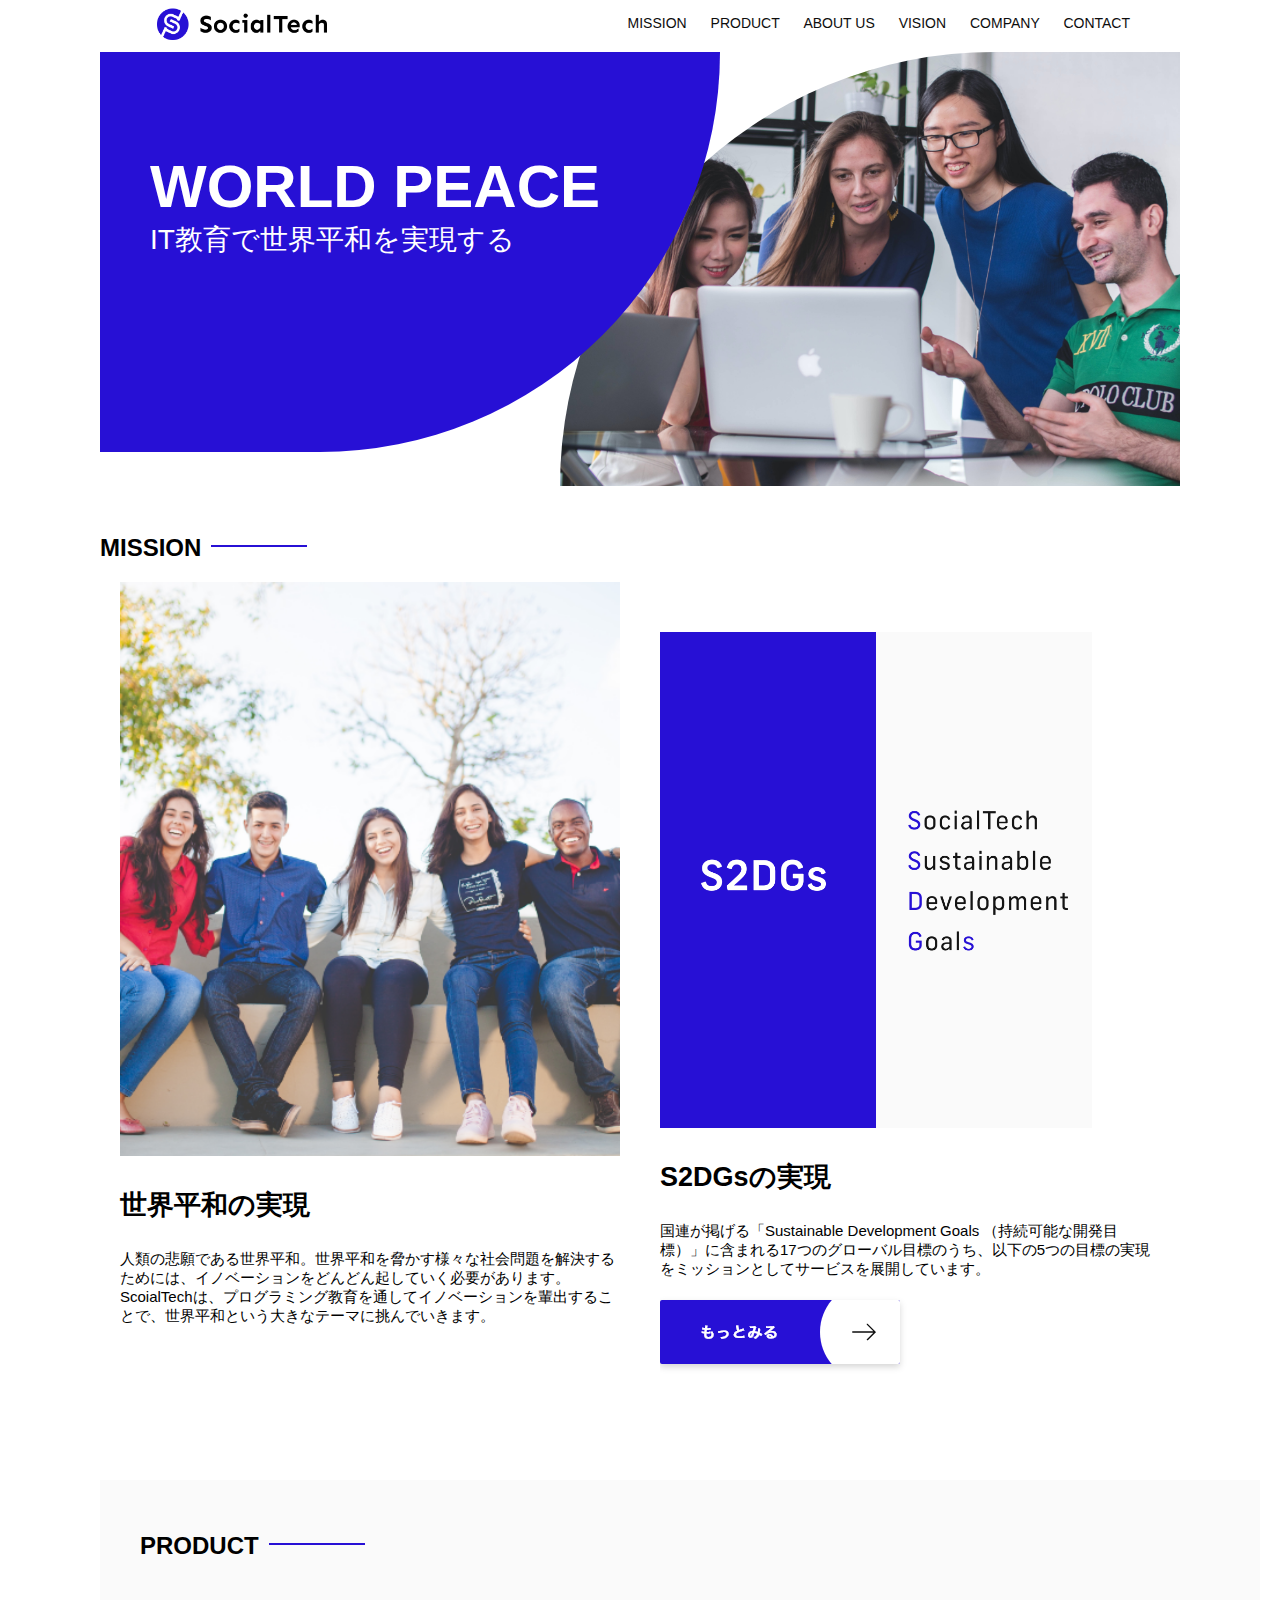
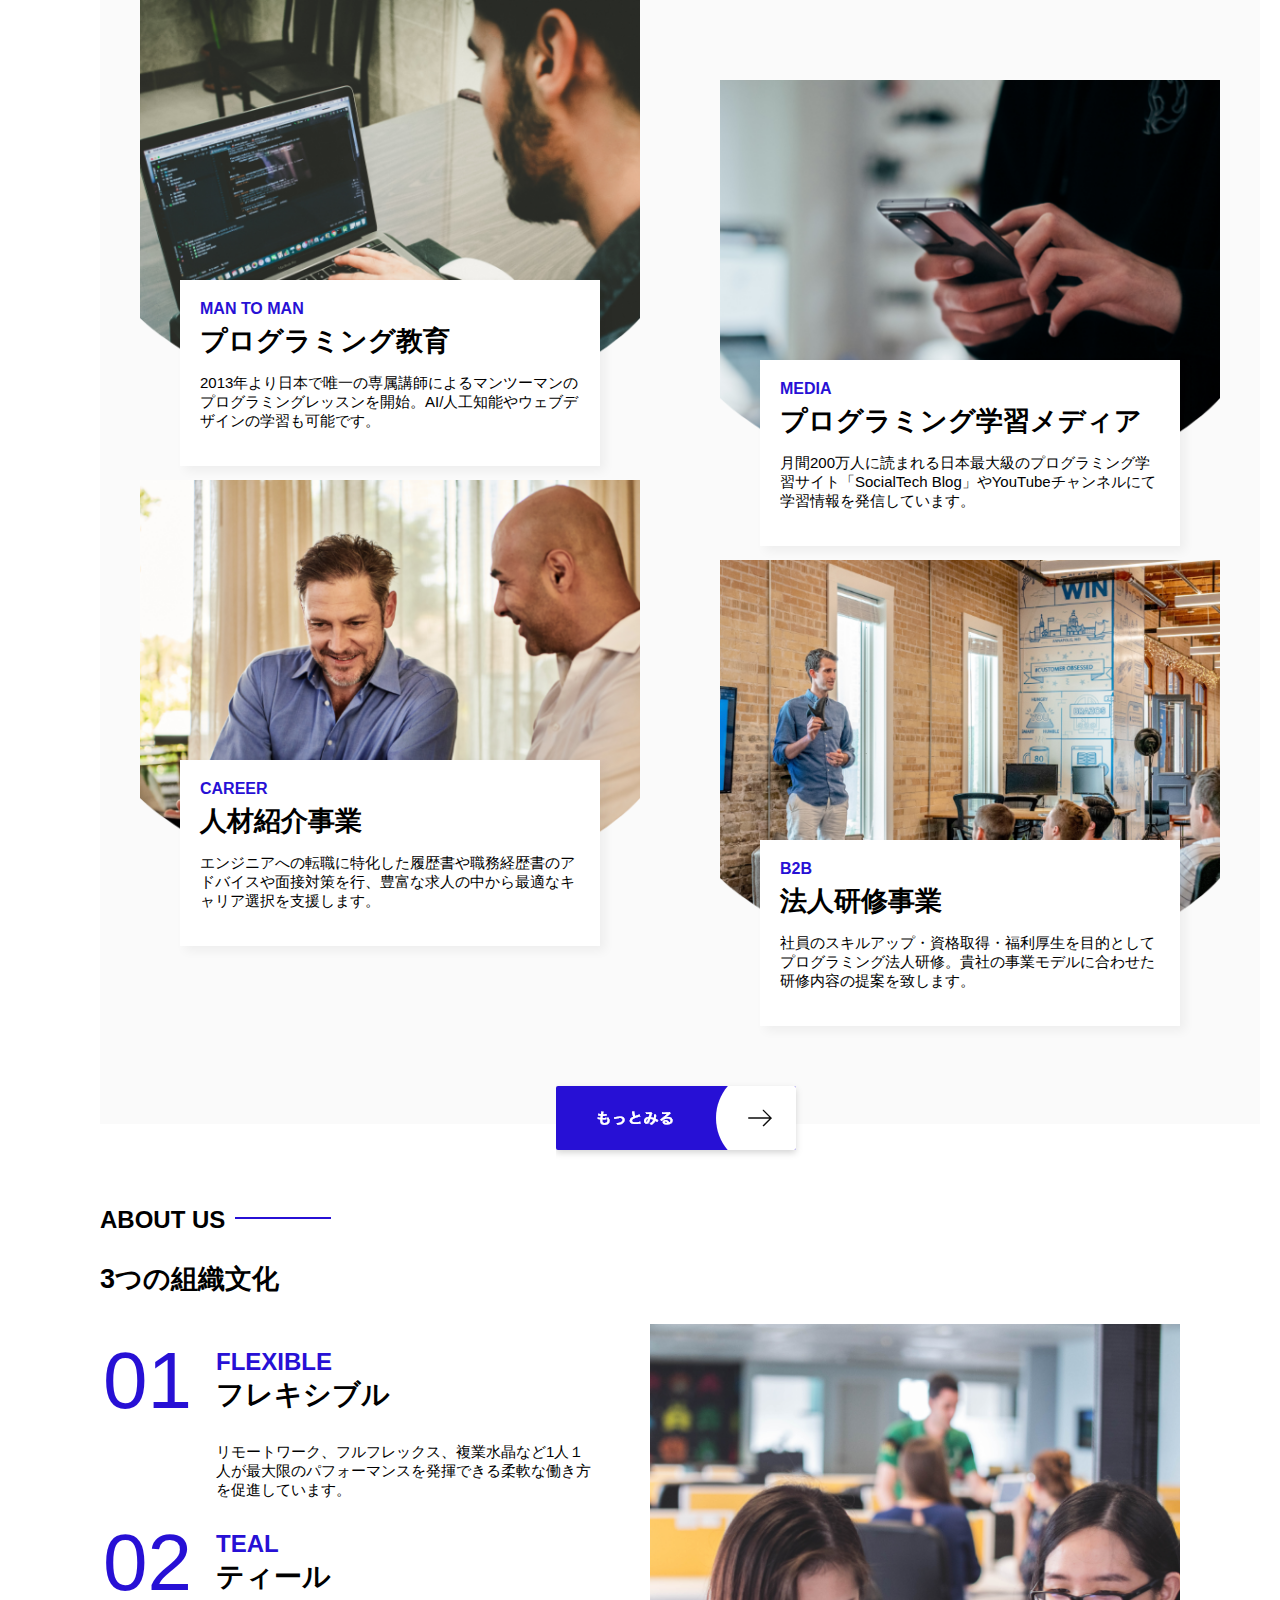
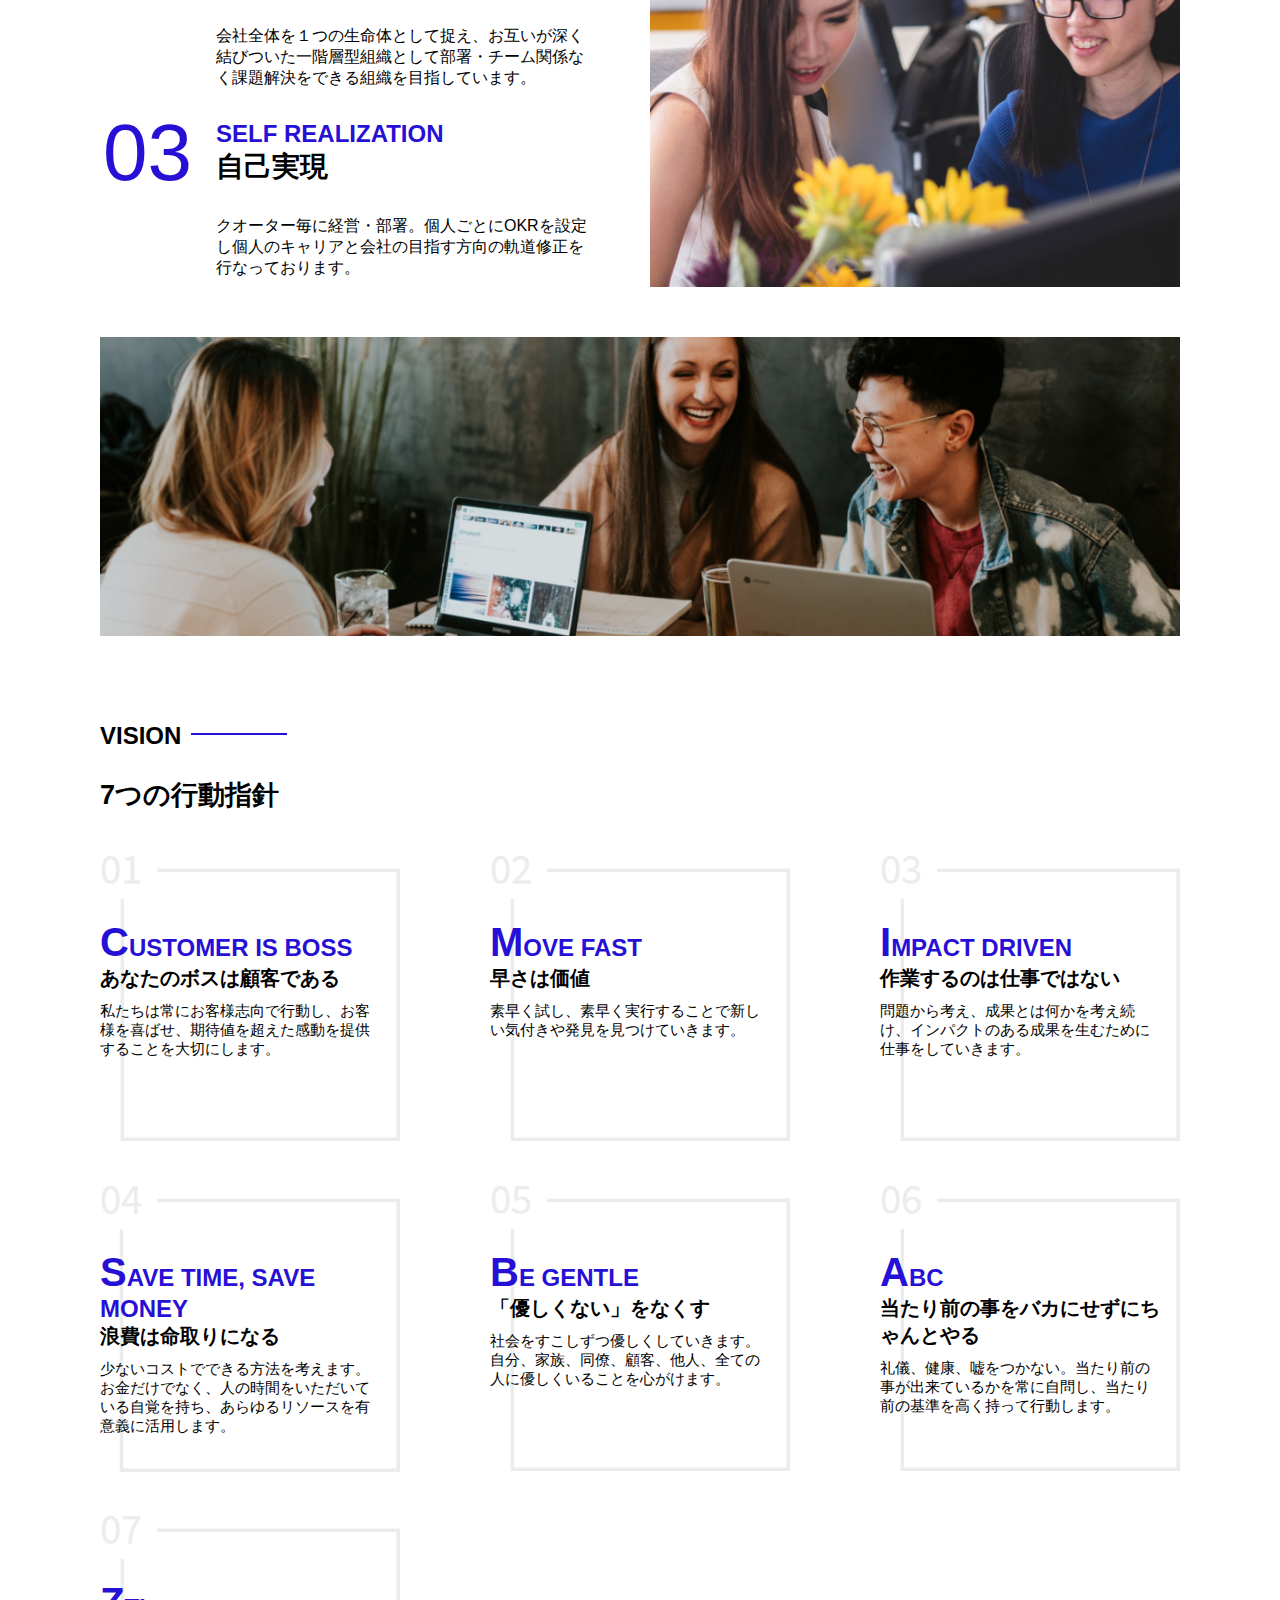
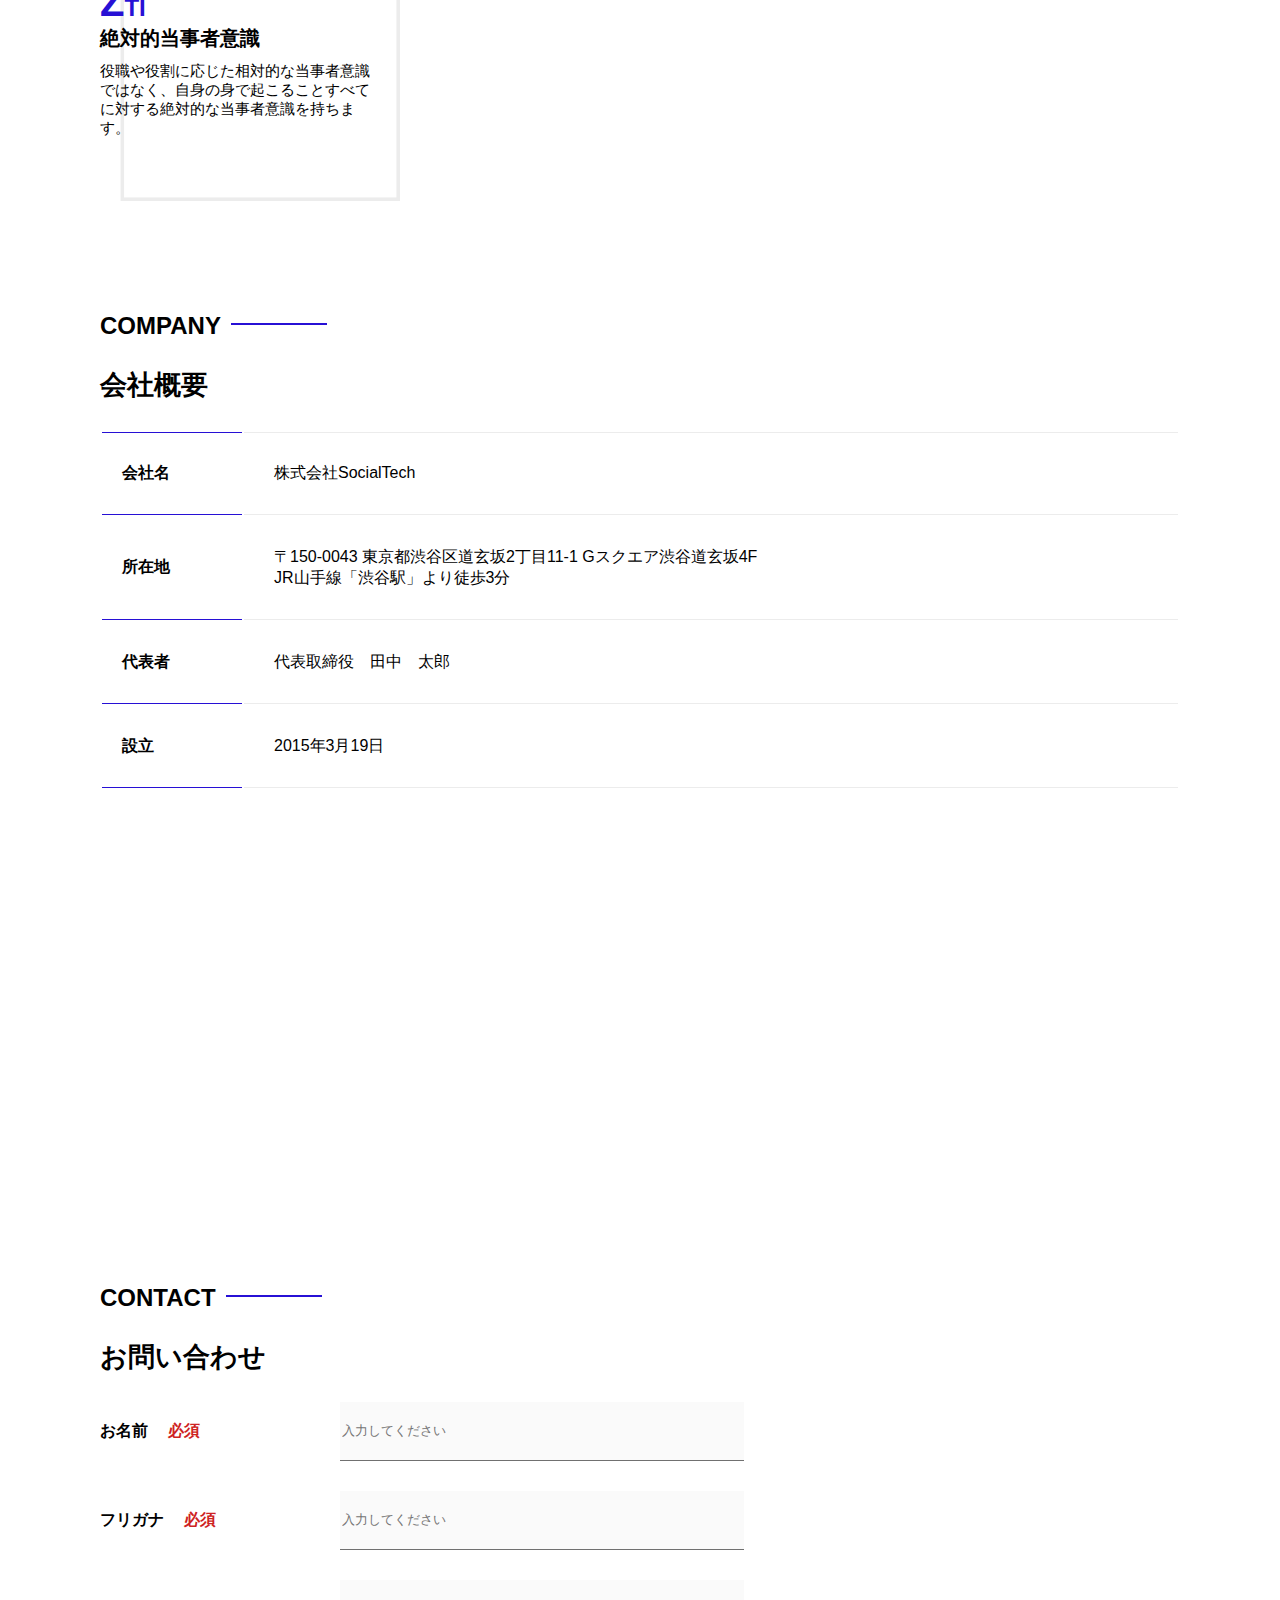
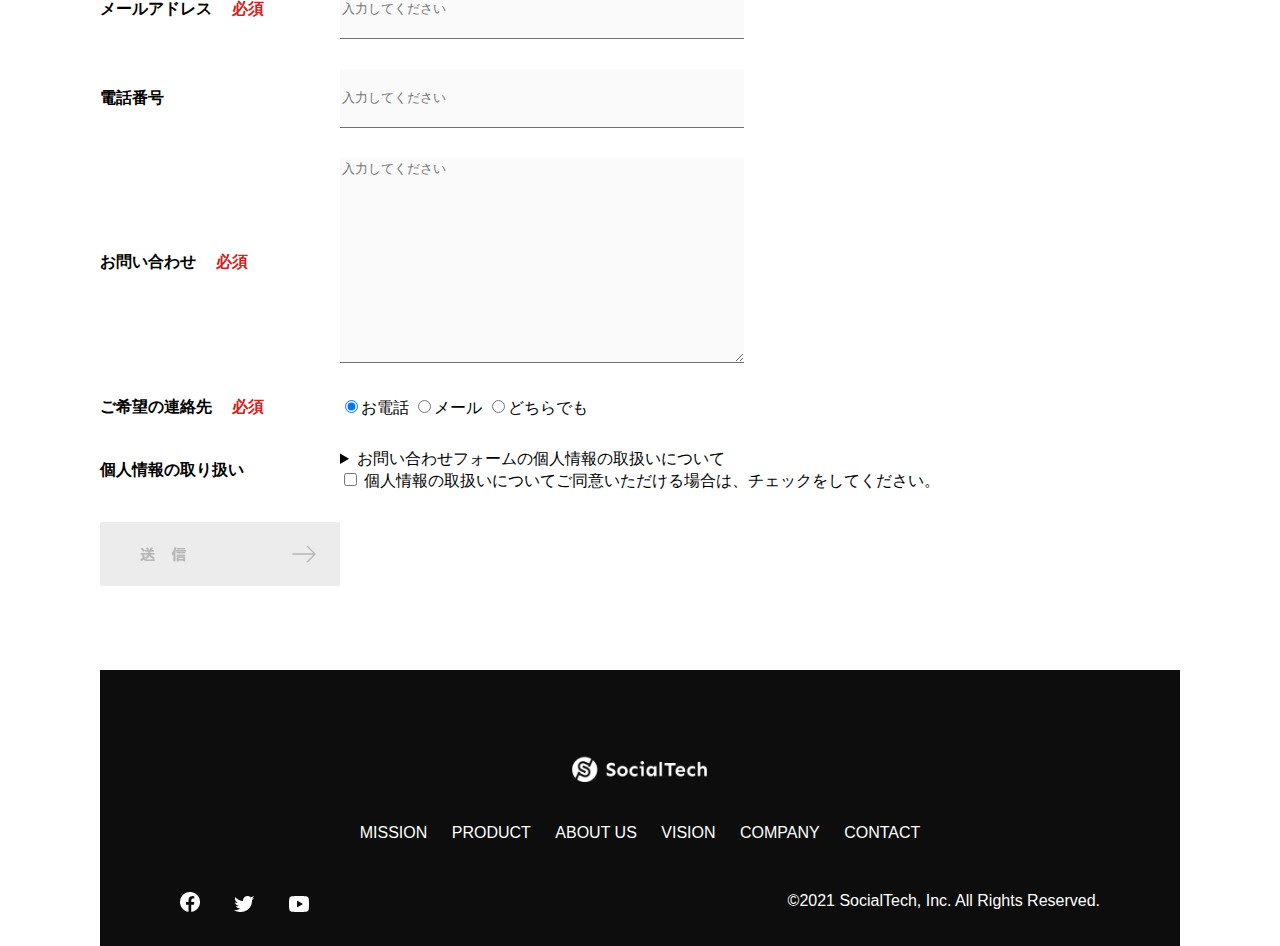
<file: index.html>
<!DOCTYPE html>
<html>
    <head>
        <title>SocialTech</title>
        <meta charset="utf-8">
        <meta description="SocialTechはEdTech業界のリーディングカンパニーを目指します。">
        <meta name="viewport" content="width=device-width", initial-scale="1.0">
        <link rel="stylesheet" href="style.css">
    </head>
    <body> 
        <!-- ヘッダー -->
        <header>
            <!-- ロゴ -->
            <a href="index.html" id="logo"><img src="images/logo.png" alt="トップページに戻る"></a>
            <nav id="nav-pc">
                <a href="mission.html">MISSION</a>
                <a href="product.html">PRODUCT</a>
                <a href="index.html#aboutus">ABOUT US</a>
                <a href="index.html#vision">VISION</a>
                <a href="index.html#company">COMPANY</a>
                <a href="index.html#contact">CONTACT</a>
            </nav>
            <!-- スマホ用メニューボタン -->
            <img id="menu-sp" src="images/button-menu.png" alt="ナビゲーションを開く" onclick="document.getElementById('nav-sp').style.display='block'">

            <!-- スマホ用ナビゲーション -->
            <nav id="nav-sp">
                <img id="close" src="images/button-close.png" alt="ナビゲーションを閉じる" onclick="document.getElementById('nav-sp').style.display = 'none'">
                <a id="logo-sp" href="index.html" onclick="document.getElementById('nav-sp').style.display = 'none'"><img
                    src="images/logo-sp.png" alt="トップページに戻る"></a>
                <a class="menu" href="mission.html" onclick="document.getElementById('nav-sp').style.display = 'none'">MISSION</a>
                <a class="menu" href="product.html" onclick="document.getElementById('nav-sp').style.display = 'none'">PRODUCT</a>
                <a class="menu" href="index.html#aboutus" onclick="document.getElementById('nav-sp').style.display = 'none'">ABOUT
                  US</a>
                <a class="menu" href="index.html#vision"
                  onclick="document.getElementById('nav-sp').style.display = 'none'">VISION</a>
                <a class="menu" href="index.html#company"
                  onclick="document.getElementById('nav-sp').style.display = 'none'">COMPANY</a>
                <a class="menu" href="index.html#contact"
                  onclick="document.getElementById('nav-sp').style.display = 'none'">CONTACT</a>
                <div id="sns">
                  <a href="https://www.facebook.com/sejuku2013"><img src="images/button-facebook.png" alt="Facebookのリンク"></a>
                  <a href="https://twitter.com/samuraijuku"><img src="images/button-twitter.png" alt="Twitterのリンク"></a>
                  <a href="https://www.youtube.com/channel/UCCFOQO5aDK0xXam4cUQXT8g"><img src="images/button-youtube.png" alt="YouTubeのリンク"></a>
                </div>
              </nav>
        </header>
        <main>
            <article>
                <section id="main-visual">
                    <div id="main-message">
                        <h1>WORLD PEACE</h1>
                        <p>IT教育で世界平和を実現する</p>
                    </div>
                    <img src="images/index/index-main.png" alt="PCの周りに集まる多国籍の仲間たち">
                </section>
                <section id="mission">
                    <h2 class="index-h2">MISSION</h2>
                    <div id="mission-flex">
                        <div>
                            <img id="mission-photo" src="images/index/index-mission.png" alt="野外のベンチで写真を撮影する多国籍の仲間たち">
                            <h3>世界平和の実現</h3>
                            <p>
                                人類の悲願である世界平和。世界平和を脅かす様々な社会問題を解決するためには、イノベーションをどんどん起していく必要があります。ScoialTechは、プログラミング教育を通してイノベーションを輩出することで、世界平和という大きなテーマに挑んでいきます。
                            </p>
                        </div>
                        <div>
                            <img id="s2dgs" src="images/index/s2dgs.png" alt="S2DGs">
                            <h3>S2DGsの実現</h3>
                            <p>国連が掲げる「Sustainable Development Goals （持続可能な開発目標）」に含まれる17つのグローバル目標のうち、以下の5つの目標の実現をミッションとしてサービスを展開しています。</p>
                            <a href="mission.html">
                                <img src="images/button-more.png" alt="もっとみる">
                            </a>
                        </div>
                    </div>
                </section>
                <section id="product">
                    <h2 class="index-h2">PRODUCT</h2>
                    <div>
                        <div id="product-left">
                            <div>
                                <img class="product-photo" src="images/index/index-mantoman.png" alt="PCでコードを書く男性">
                                <div class="product-explain">
                                    <span>MAN TO MAN</span>
                                    <h3>プログラミング教育</h3>
                                    <p>2013年より日本で唯一の専属講師によるマンツーマンのプログラミングレッスンを開始。AI/人工知能やウェブデザインの学習も可能です。</p>
                                </div>
                            </div>
                            <div>
                                <img class="product-photo" src="images/index/index-career.png" alt="笑顔で話し合う2人の男性">
                                <div class="product-explain">
                                    <span>CAREER</span>
                                    <h3>人材紹介事業</h3>
                                    <p>エンジニアへの転職に特化した履歴書や職務経歴書のアドバイスや面接対策を行、豊富な求人の中から最適なキャリア選択を支援します。</p>
                                </div>
                            </div>
                        </div>
                        <div id="product-right"> 
                            <div>
                                <img class="product-photo" src="images/index/index-media.png" alt="スマートフォンを操作する人">
                                <div class="product-explain">
                                    <span>MEDIA</span>
                                    <h3>プログラミング学習メディア</h3>
                                    <p>月間200万人に読まれる日本最大級のプログラミング学習サイト「SocialTech Blog」やYouTubeチャンネルにて学習情報を発信しています。</p>
                                </div>
                            </div>
                            <div>
                                <img class="product-photo" src="images/index/index-b2b.png" alt="公演中の男性とそれを聴く人々">
                                <div class="product-explain">
                                    <span>B2B</span>
                                    <h3>法人研修事業</h3>
                                    <p>社員のスキルアップ・資格取得・福利厚生を目的としてプログラミング法人研修。貴社の事業モデルに合わせた研修内容の提案を致します。</p>
                                </div>
                            </div>
                        </div>
                    </div>
                    <div>
                        <a id="product-more" href="product.html">
                            <img src="images/button-more.png" alt="もっとみる">
                        </a>
                    </div>
                </section>
                <!-- ABOUT US -->
                <section id="aboutus">
                    <h2 class="index-h2">ABOUT US</h2>
                    <h3>3つの組織文化</h3>
                    <div>
                        <table class="culture-table">
                            <tr>
                                <td>
                                    <span class="culture-num">01</span>
                                </td>
                                <td>
                                    <span class="culture-en">FLEXIBLE</span>
                                    <span class="culture-jp">フレキシブル</span>
                                </td>
                            </tr>
                            <tr>
                                <td>

                                </td>
                                <td>
                                    <p class="culture-description">
                                        リモートワーク、フルフレックス、複業水晶など1人１人が最大限のパフォーマンスを発揮できる柔軟な働き方を促進しています。
                                    </p>
                                </td>
                            </tr>
                            <tr>
                                <td>
                                    <span class="culture-num">02</span>
                                </td>
                                <td>
                                    <span class="culture-en">TEAL</span>
                                    <span class="culture-jp">ティール</span>
                                </td>
                            </tr>
                            <tr>
                                <td>

                                </td>
                                <td>
                                    会社全体を１つの生命体として捉え、お互いが深く結びついた一階層型組織として部署・チーム関係なく課題解決をできる組織を目指しています。
                                </td>
                            </tr>
                            <tr>
                                <td>
                                    <span class="culture-num">03</span>
                                </td>
                                <td>
                                    <span class="culture-en">SELF REALIZATION</span>
                                    <span class="culture-jp">自己実現</span>
                                </td>
                            </tr>
                            <td>

                            </td>

                            <td>
                                クオーター毎に経営・部署。個人ごとにOKRを設定し個人のキャリアと会社の目指す方向の軌道修正を行なっております。
                            </td>
                        </table>
                        <img class="culture-img" src="images/index/index-aboutus1.png" alt="笑顔で話し合う2人の女性">
                    </div>
                    <img class="culture-img2" src="images/index/index-aboutus2.png" alt="笑顔で話し合う3人の男女">
                </section>
                <!-- VISION -->
                <section id="vision">
                    <h2 class="index-h2">VISION</h2>
                    <h3>7つの行動指針</h3>
                    <div>
                      <div class="vision-box">
                        <img src="images/index/vision-01.png" alt="01">
                        <span>
                          <h4>CUSTOMER IS BOSS</h4>
                          <h5>あなたのボスは顧客である</h5>
                          <p>私たちは常にお客様志向で行動し、お客様を喜ばせ、期待値を超えた感動を提供することを大切にします。</p>
                        </span>
                      </div>
                       <div class="vision-box">
                         <img src="images/index/vision-02.png" alt="02">
                         <span>
                           <h4>MOVE FAST</h4>
                           <h5>早さは価値</h5>
                           <p>素早く試し、素早く実行することで新しい気付きや発見を見つけていきます。</p>
                         </span>
                       </div>
                       <div class="vision-box">
                         <img src="images/index/vision-03.png" alt="03">
                         <span>
                           <h4>IMPACT DRIVEN</h4>
                           <h5>作業するのは仕事ではない</h5>
                           <p>問題から考え、成果とは何かを考え続け、インパクトのある成果を生むために仕事をしていきます。</p>
                         </span>
                       </div>
                       <div class="vision-box">
                         <img src="images/index//vision-04.png" alt="04">
                         <span>
                           <h4>SAVE TIME, SAVE MONEY</h4>
                           <h5>浪費は命取りになる</h5>
                           <p>少ないコストでできる方法を考えます。お金だけでなく、人の時間をいただいている自覚を持ち、あらゆるリソースを有意義に活用します。</p>
                         </span>
                       </div>
                       <div class="vision-box">
                         <img src="images/index/vision-05.png" alt="05">
                         <span>
                           <h4>BE GENTLE</h4>
                           <h5>「優しくない」をなくす</h5>
                           <p>社会をすこしずつ優しくしていきます。自分、家族、同僚、顧客、他人、全ての人に優しくいることを心がけます。</p>
                         </span>
                       </div>
                       <div class="vision-box">
                         <img src="images/index/vision-06.png" alt="06">
                         <span>
                           <h4>ABC</h4>
                           <h5>当たり前の事をバカにせずにちゃんとやる</h5>
                           <p>礼儀、健康、嘘をつかない。当たり前の事が出来ているかを常に自問し、当たり前の基準を高く持って行動します。</p>
                         </span>
                       </div>
                       <div class="vision-box">
                         <img src="images/index/vision-07.png" alt="07">
                         <span>
                           <h4>ZTI</h4>
                           <h5>絶対的当事者意識</h5>
                           <p>役職や役割に応じた相対的な当事者意識ではなく、自身の身で起こることすべてに対する絶対的な当事者意識を持ちます。</p>
                         </span>
                       </div>
                    </div>
                  </section>
                  <!-- COMPNY -->
                  <section id="company">
                    <h2 class="index-h2">COMPANY</h2>
                    <h3>会社概要</h3>
                    <table id="company-table">
                        <tr>
                            <th class="tableheader-first">会社名</th>
                            <td class="cell-first">株式会社SocialTech</td>
                        </tr>
                        <tr>
                            <th class="tableheader">所在地</th>
                            <td class="cell">〒150-0043 東京都渋谷区道玄坂2丁目11-1 Gスクエア渋谷道玄坂4F<br>JR山手線「渋谷駅」より徒歩3分</td>
                        </tr>
                        <tr>
                            <th class="tableheader">代表者</th>
                            <td class="cell">代表取締役　田中　太郎</td>
                        </tr>
                        <tr>
                            <th class="tableheader">設立</th>
                            <td class="cell">2015年3月19日</td>
                        </tr>
                    </table>
                    <iframe 
                    src="https://www.google.com/maps/embed?pb=!1m18!1m12!1m3!1d3241.775954485292!2d139.69400201548908!3d35.65789123885844!2m3!1f0!2f0!3f0!3m2!1i1024!2i768!4f13.1!3m3!1m2!1s0x60188b55ffeee63f%3A0x73330361de4fb84f!2z44CSMTUwLTAwNDMg5p2x5Lqs6YO95riL6LC35Yy66YGT546E5Z2C77yS5LiB55uu77yR77yR4oiSMSBHIDRm!5e0!3m2!1sja!2sjp!4v1649659281215!5m2!1sja!2sjp" 
                    style="border:0;" allowfullscreen="" loading="lazy">
                    </iframe>
                  </section>
                  <!-- お問い合わせフォーム -->
                  <section id="contact">
                      <h2 class="index-h2">CONTACT</h2>
                      <h3>お問い合わせ</h3>
                      <form action="https://api.staticforms.xyz/submit" method="post">
                          <input type="text" name="honeypot" style="display:none">
                          <!-- STATIC FORMのアクセスキー -->
                          <input type="hidden" name="accessKey" value="7106946b-1690-47de-ad0f-5c9a9480893f">
                          <!-- メールのタイトル -->
                          <input type="hidden" name="subject" value="お問い合わせフォーム"/>
                          <!-- 送信先のメールアドレスをvalueに設定する -->
                          <input type="hidden" name="replyTo" value="ouji4852@gmail.com">
                          <!-- redirectToのURLは公開後のURLへリンクする -->
                          <input type="hidden" name="redirectTo" value="">



                          <div>
                              <div class="contact-heading">
                                  <label class="contact-label">お名前<span class="contact-span">必須</span></label>
                              </div>
                              <div class="contact-form">
                                  <input type="text" name="name" placeholder="入力してください" class="contact-textbox">
                              </div>
                          </div>
                          <div>
                              <div class="contact-heading">
                                  <label class="contact-label">フリガナ<span class="contact-span">必須</span></label>
                              </div>
                              <div>
                                  <input type="text" name="hurigana" placeholder="入力してください" class="contact-textbox">
                              </div>
                         </div>
                         <div>
                              <div class="contact-heading">
                                  <label class="contact-label">メールアドレス<span class="contact-span">必須</span></label>
                              </div>
                              <div>
                                  <input type="text" name="email" placeholder="入力してください" class="contact-textbox">
                              </div>
                         </div>
                          <div>
                              <div class="contact-heading">
                                  <label class="contact-label">電話番号</label>
                              </div>
                              <div>
                                  <input type="text" name="tel" placeholder="入力してください" class="contact-textbox">
                              </div>
                          </div>
                          <div>
                              <div class="contact-heading">
                                  <label class="contact-label">お問い合わせ<span class="contact-span">必須</span></label>
                              </div>
                              <div>
                                  <textarea class="contact-textarea" placeholder="入力してください" name="message"></textarea>
                              </div>
                          </div>
                          <div>
                              <div class="contact-heading">
                                  <label class="contact-label">ご希望の連絡先<span class="contact-span">必須</span></label>
                              </div>
                              <div>
                                  <input class="radiobutton" type="radio" value="tel" name="contact" checked><label>お電話</label>
                                  <input class="radiobutton" type="radio" value="mail" name="contact"><label>メール</label>
                                  <input class="radiobutton" type="radio" value="both" name="contact"><label>どちらでも</label>
                              </div>
                          </div>
                          <div>
                              <div class="contact-heading">
                                  <label class="contact-label">個人情報の取り扱い</label>
                              </div>
                              <div>
                                  <details>
                                      <summary>お問い合わせフォームの個人情報の取扱いについて</summary>
                                      <div>
                                          <span>1．組織の名称又は氏名</span><br>
                                          株式会社SocilTech<br><br>
                                          <span>2．個人情報保護管理者（もしくはその代理人）の氏名又は職名、所属及び連絡先
                                              鈴木一郎　コーポレーシート部</span><br>
                                              メールアドレス：support@socialtech.net<br>
                                              TEL:03-××××-××××<br>
                                              <span>3.個人情報の利用目的</span><br>
                                              ・本サービス及びサービスに関連する情報の提供又はそれらに関する連絡のため<br>
                                              ・ユーザーの本人確認のため<br>
                                              ・当社サービスのご案内のため<br>
                                              ・当社の商品等の広告又は宣伝（電子メールによるものを含むものとします。）<br><br>
                                              <span>4.個人情報の取扱い業務の委託</span><br>
                                              個人情報の取扱い業務の全部又は一部を外部に業務委託する場合があります。<br>
                                              その際、弊社は、個人情報を適切に保護できる管理体制を敷き実行していることを条件として<br>
                                              委託先を厳選したうえで、機密保持契約を委託先と締結し、お客様の個人情報を厳密に管理させます。<br><br>
                                              <span>5.個人情報の開示等の請求</span><br>
                                              お客様は、弊社に対してご自身の個人情報の開示等（利用目的の通知、開示、内容の訂正・追加・削除、利用の停止又は消去、第三者への提供の停止）に関して、当社問い合わせ窓口に申し出ることができます。<br>
                                              その際、弊社はお客様ご本人を確認させていただいた上で、合理的な期間内に対応いたします。<br><br>
                                              なお、個人情報に関する弊社問い合わせ先は、次の通りです。<br><br>
                                              株式会社SocialTech 個人情報問い合わせ窓口<br>
                                              〒150-0043 東京都渋谷区道玄坂2丁目11-1 Gスクエア渋谷道玄坂　4F<br>
                                              メールアドレス:suppart`socialtech.net TEL:03-××××-××××<br><br>
                                              <span>6.個人情報を提供されることの任意性について</span><br><br>
                                              お客様がご自身の個人情報を弊社に提供されるか否かは、お客様のご判断によりますが、もしご提供されない場合には、適切なサービスが提供できない場合がありますのであらかじめご了承ください。
                                      </div>
                                  </details>
                                  <input type="checkbox" name="agree">
                                  <span>個人情報の取扱いについてご同意いただける場合は、チェックをしてください。</span>
                              </div>
                          </div>
                          <input type="image" value="Submit" src="images/button-submit.png" alt="送信する">
                      </form>
                  </section>
            </article>
            <footer>
                <div id="footer-logo">
                    <img src="images/logo-sp.png" alt="SocialTech">
                </div>
                <div id="footer-link">
                    <a href="mission.html">MISSION</a>
                    <a href="product.html">PRODUCT</a>
                    <a href="index.html#aboutus">ABOUT US</a>
                    <a href="index.html#vision">VISION</a>
                    <a href="index.html#company">COMPANY</a>
                    <a href="index.html#contact">CONTACT</a>
                </div>
                <div id="sns-footer">
                    <a href="https://www.facebook.com/sejuku2013"><img src="images/button-facebook.png" alt="Facebookのリンク"></a>
                    <a href="https://twitter.com/samuraijuku"><img src="images/button-twitter.png" alt="Twitterのリンク"></a>
                    <a href="https://www.youtube.com/channel/UCCFOQO5aDK0xXam4cUQXT8g"><img src="images/button-youtube.png" alt="YouTubeのリンク"></a>
                    <span id="copyright">&copy;2021 SocialTech, Inc. All Rights Reserved. </span>
                </div>
            </footer>
        </main>

    </body>
</html>
</file>
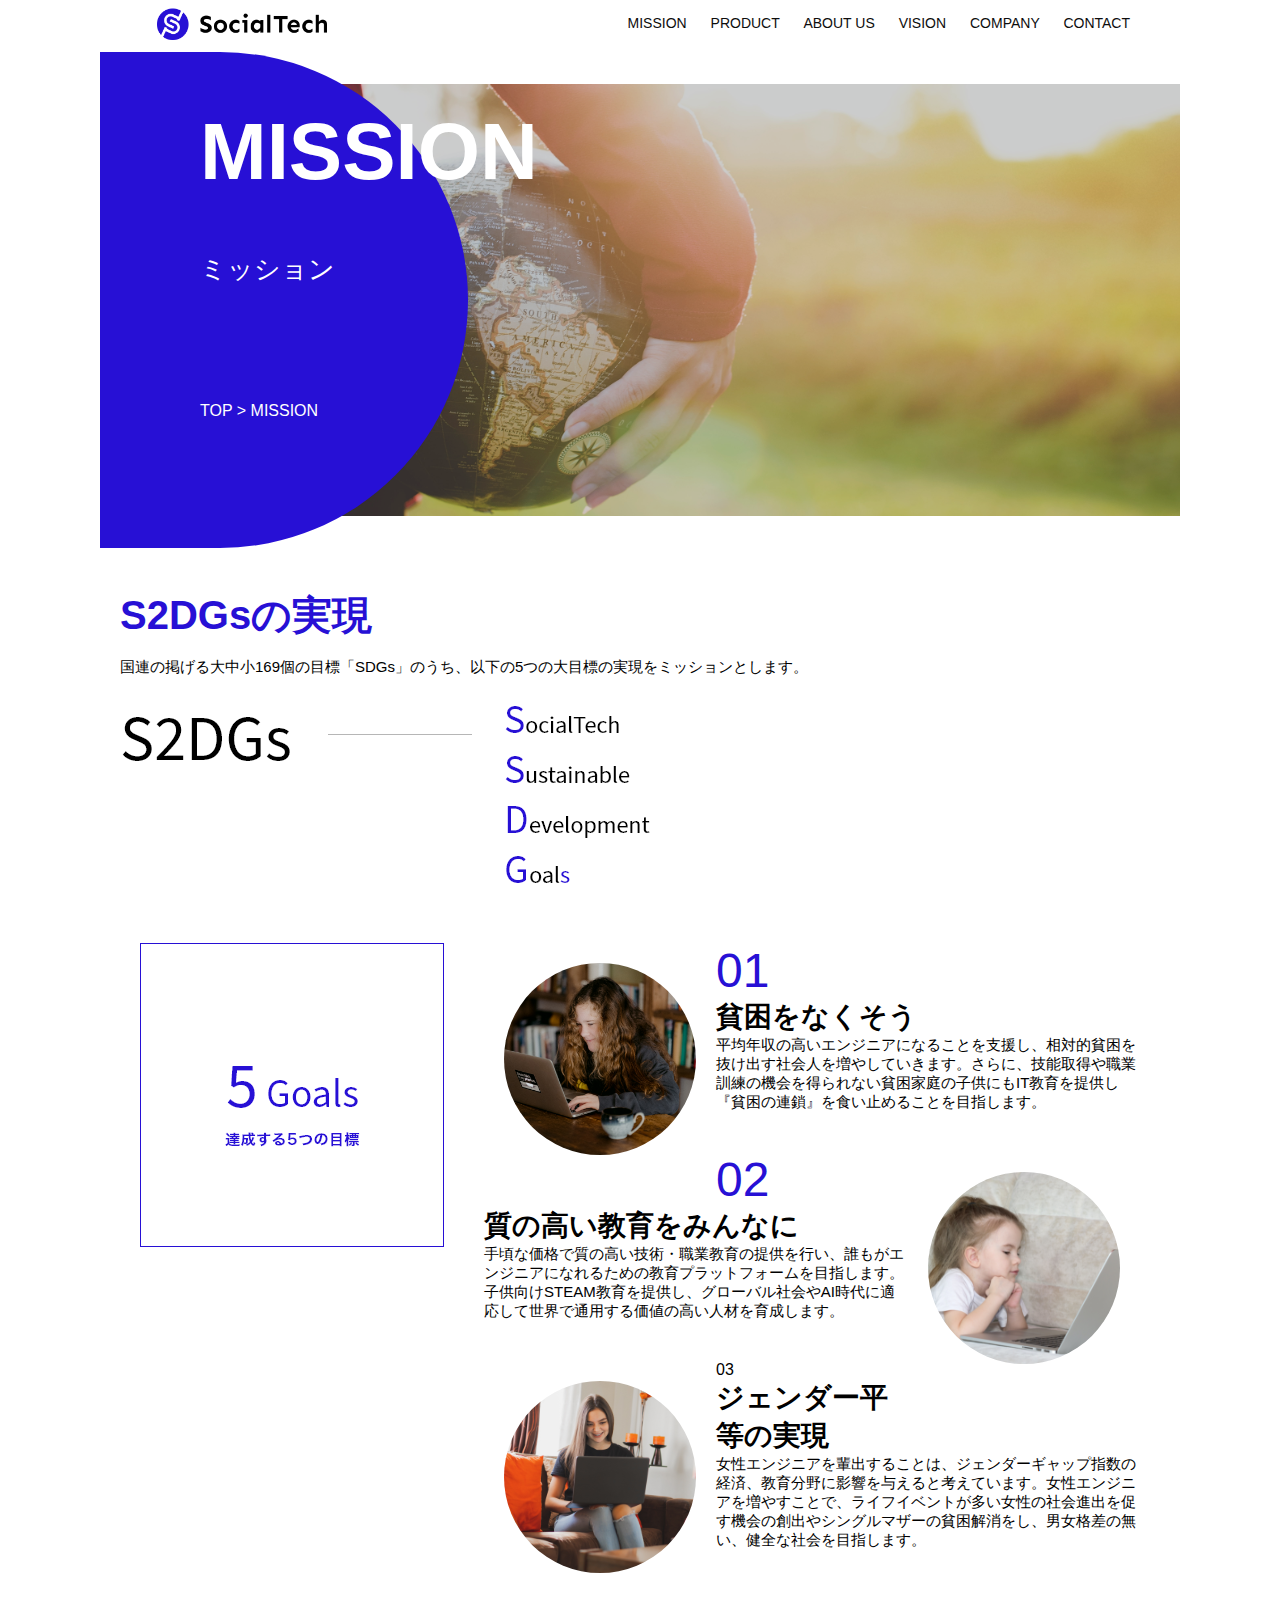
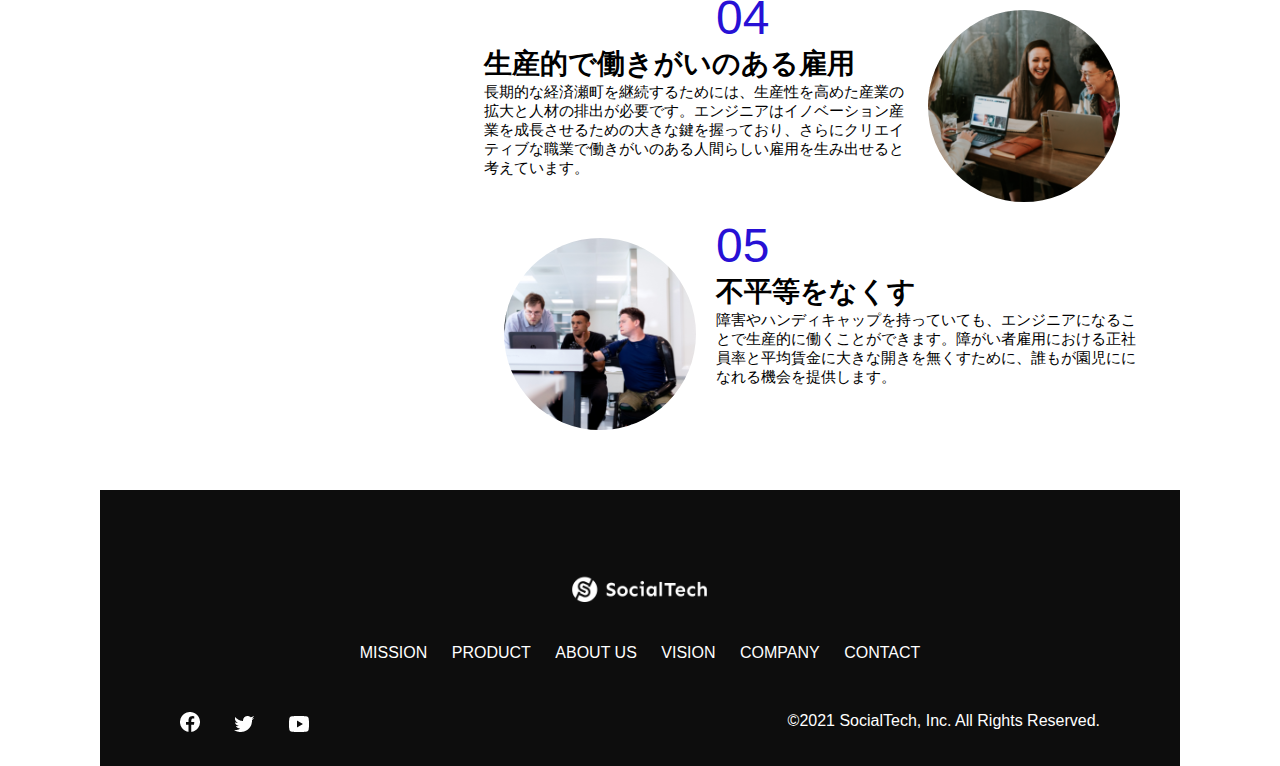
<file: mission.html>
<!DOCTYPE html>
<html>
    <head>
        <title>SocialTech - MISSION ミッション -</title>
        <meta charset="utf-8">
        <meta description="SocialTechが目指す5つの目標（S2DGs）を紹介します">
        <meta name="viewport" content="width=device-width, initial-scale=1.0">
        <link rel="stylesheet" href="style.css">
    </head>
    <body>
        <!-- ヘッダー -->
        <header>
            <!-- ロゴ -->
            <a href="index.html" id="logo"><img src="images/logo.png" alt="トップページに戻る"></a>

            <!-- PC用ナビゲーション -->
            <nav id="nav-pc">
                <a href="mission.html">MISSION</a>
                <a href="product.html">PRODUCT</a>
                <a href="index.html#aboutus">ABOUT US</a>
                <a href="index.html#vision">VISION</a>
                <a href="index.html#company">COMPANY</a>
                <a href="index.html#contact">CONTACT</a>
            </nav>

            <!-- スマホ用メニューボタン -->
            <img id="menu-sp" src="images/button-menu.png" alt="ナビゲーションを開く" onclick="document.getElementById('nav-sp').style.display = 'block'">

            <!-- スマホ用ナビゲーション -->
            <nav id="nav-sp">
                <img id="close" src="images/button-close.png" alt="ナビゲーションを閉じる" onclick="document.getElementById('nav-sp').style.display = 'none'">
                <a id="logo-sp" href="index.html" onclick="document.getElementById('nav-sp').style.display = 'none'"><img
                    src="images/logo-sp.png" alt="トップページに戻る"></a>
                <a class="menu" href="mission.html" onclick="document.getElementById('nav-sp').style.display = 'none'">MISSION</a>
                <a class="menu" href="product.html" onclick="document.getElementById('nav-sp').style.display = 'none'">PRODUCT</a>
                <a class="menu" href="index.html#aboutus" onclick="document.getElementById('nav-sp').style.display = 'none'">ABOUT
                  US</a>
                <a class="menu" href="index.html#vision"
                  onclick="document.getElementById('nav-sp').style.display = 'none'">VISION</a>
                <a class="menu" href="index.html#company"
                  onclick="document.getElementById('nav-sp').style.display = 'none'">COMPANY</a>
                <a class="menu" href="index.html#contact"
                  onclick="document.getElementById('nav-sp').style.display = 'none'">CONTACT</a>
                <div id="sns">
                  <a href="https://www.facebook.com/sejuku2013"><img src="images/button-facebook.png" alt="Facebookのリンク"></a>
                  <a href="https://twitter.com/samuraijuku"><img src="images/button-twitter.png" alt="Twitterのリンク"></a>
                  <a href="https://www.youtube.com/channel/UCCFOQO5aDK0xXam4cUQXT8g"><img src="images/button-youtube.png" alt="YouTubeのリンク"></a>
                </div>
            </nav>
        </header>
        <main>
            <article>
                <section id="mission-main">
                    <div id="mission-title">
                        <h1>MISSION</h1>
                        <span>ミッション</span>
                        <div>TOP > MISSION</div>
                    </div>
                </section>
                <section id="mission-s2dgs">
                    <h2 class="mission-h2">S2DGsの実現</h2>
                    <p>国連の掲げる大中小169個の目標「SDGs」のうち、以下の5つの大目標の実現をミッションとします。</p>
                    <img src="images/mission/mission-s2dgs.png" alt="S2DGs">
                </section>
                <section id="mission-5goals">
                    <div>
                        <img id="s2dgs-image" src="images/mission/mission-5goals.png" alt="5Goals">
                    </div>
                    <div>
                        <div>
                            <img class="fivegoals-image-left" src="images/mission/mission-5goals01.png" alt="PCを操作する女の子">
                            <span class="fivegoals-number">01</span>
                            <h3 class="fivegoals-h3">貧困をなくそう</h3>
                            <p class="fivegoals-p">
                                平均年収の高いエンジニアになることを支援し、相対的貧困を抜け出す社会人を増やしていきます。さらに、技能取得や職業訓練の機会を得られない貧困家庭の子供にもIT教育を提供し『貧困の連鎖』を食い止めることを目指します。
                            </p>
                        </div>
                        <div>
                            <img class="fivegoals-image-right" src="images/mission/mission-5goals02.png" alt="PCを見つめる小さい女の子">
                            <span class="fivegoals-number">02</span>
                            <h3 class="fivegoals-h3">質の高い教育をみんなに</h3>
                            <p class="fivegoals-p">
                                手頃な価格で質の高い技術・職業教育の提供を行い、誰もがエンジニアになれるための教育プラットフォームを目指します。子供向けSTEAM教育を提供し、グローバル社会やAI時代に適応して世界で通用する価値の高い人材を育成します。
                            </p>
                        </div>

                        <div>
                            <img class="fivegoals-image-left" src="images/mission/mission-5goals03.png" alt="PCを操作する女性">
                            <span ckass="fivegoals-number">03</span>
                            <h3 class="fivegoals-h3">ジェンダー平等の実現</h3>
                            <p class="fivegoals-p">
                                女性エンジニアを輩出することは、ジェンダーギャップ指数の経済、教育分野に影響を与えると考えています。女性エンジニアを増やすことで、ライフイベントが多い女性の社会進出を促す機会の創出やシングルマザーの貧困解消をし、男女格差の無い、健全な社会を目指します。
                            </p>
                        </div>

                        <div>
                            <img class="fivegoals-image-right" src="images/mission/mission-5goals04.png" alt="笑顔で話し合う3人の男女">
                            <span class="fivegoals-number">04</span>
                            <h3 class="fivegoals-h3">生産的で働きがいのある雇用</h3>
                            <p class="fivegoals-p">
                                長期的な経済瀬町を継続するためには、生産性を高めた産業の拡大と人材の排出が必要です。エンジニアはイノベーション産業を成長させるための大きな鍵を握っており、さらにクリエイティブな職業で働きがいのある人間らしい雇用を生み出せると考えています。
                            </p>
                        </div>

                        <div>
                            <img class="fivegoals-image-left" src="images/mission/mission-5goals05.png" alt="障害を持つ男性が生き生きと働く様子">
                            <span class="fivegoals-number">05</span>
                            <h3 class="fivegoals-h3">不平等をなくす</h3>
                            <p class="fivegoals-p">
                                障害やハンディキャップを持っていても、エンジニアになることで生産的に働くことができます。障がい者雇用における正社員率と平均賃金に大きな開きを無くすために、誰もが園児にになれる機会を提供します。
                            </p>
                        </div>
                    </div>
                </section>                
            </article>
            <footer>
                <div id="footer-logo">
                    <img src="images/logo-sp.png" alt="SocialTech">
                </div>
                <div id="footer-link">
                    <a href="mission.html">MISSION</a>
                    <a href="product.html">PRODUCT</a>
                    <a href="index.html#aboutus">ABOUT US</a>
                    <a href="index.html#vision">VISION</a>
                    <a href="index.html#company">COMPANY</a>
                    <a href="index.html#contact">CONTACT</a>
                </div>
                <div id="sns-footer">
                    <a href="https://www.facebook.com/sejuku2013"><img src="images/button-facebook.png" alt="Facebookのリンク"></a>
                    <a href="https://twitter.com/samuraijuku"><img src="images/button-twitter.png" alt="Twitterのリンク"></a>
                    <a href="https://www.youtube.com/channel/UCCFOQO5aDK0xXam4cUQXT8g"><img src="images/button-youtube.png" alt="YouTubeのリンク"></a>
                    <span id="copyright">&copy;2021 SocialTech, Inc. All Rights Reserved. </span>
                </div>
            </footer>
        </main>
    </body>
</html>
</file>
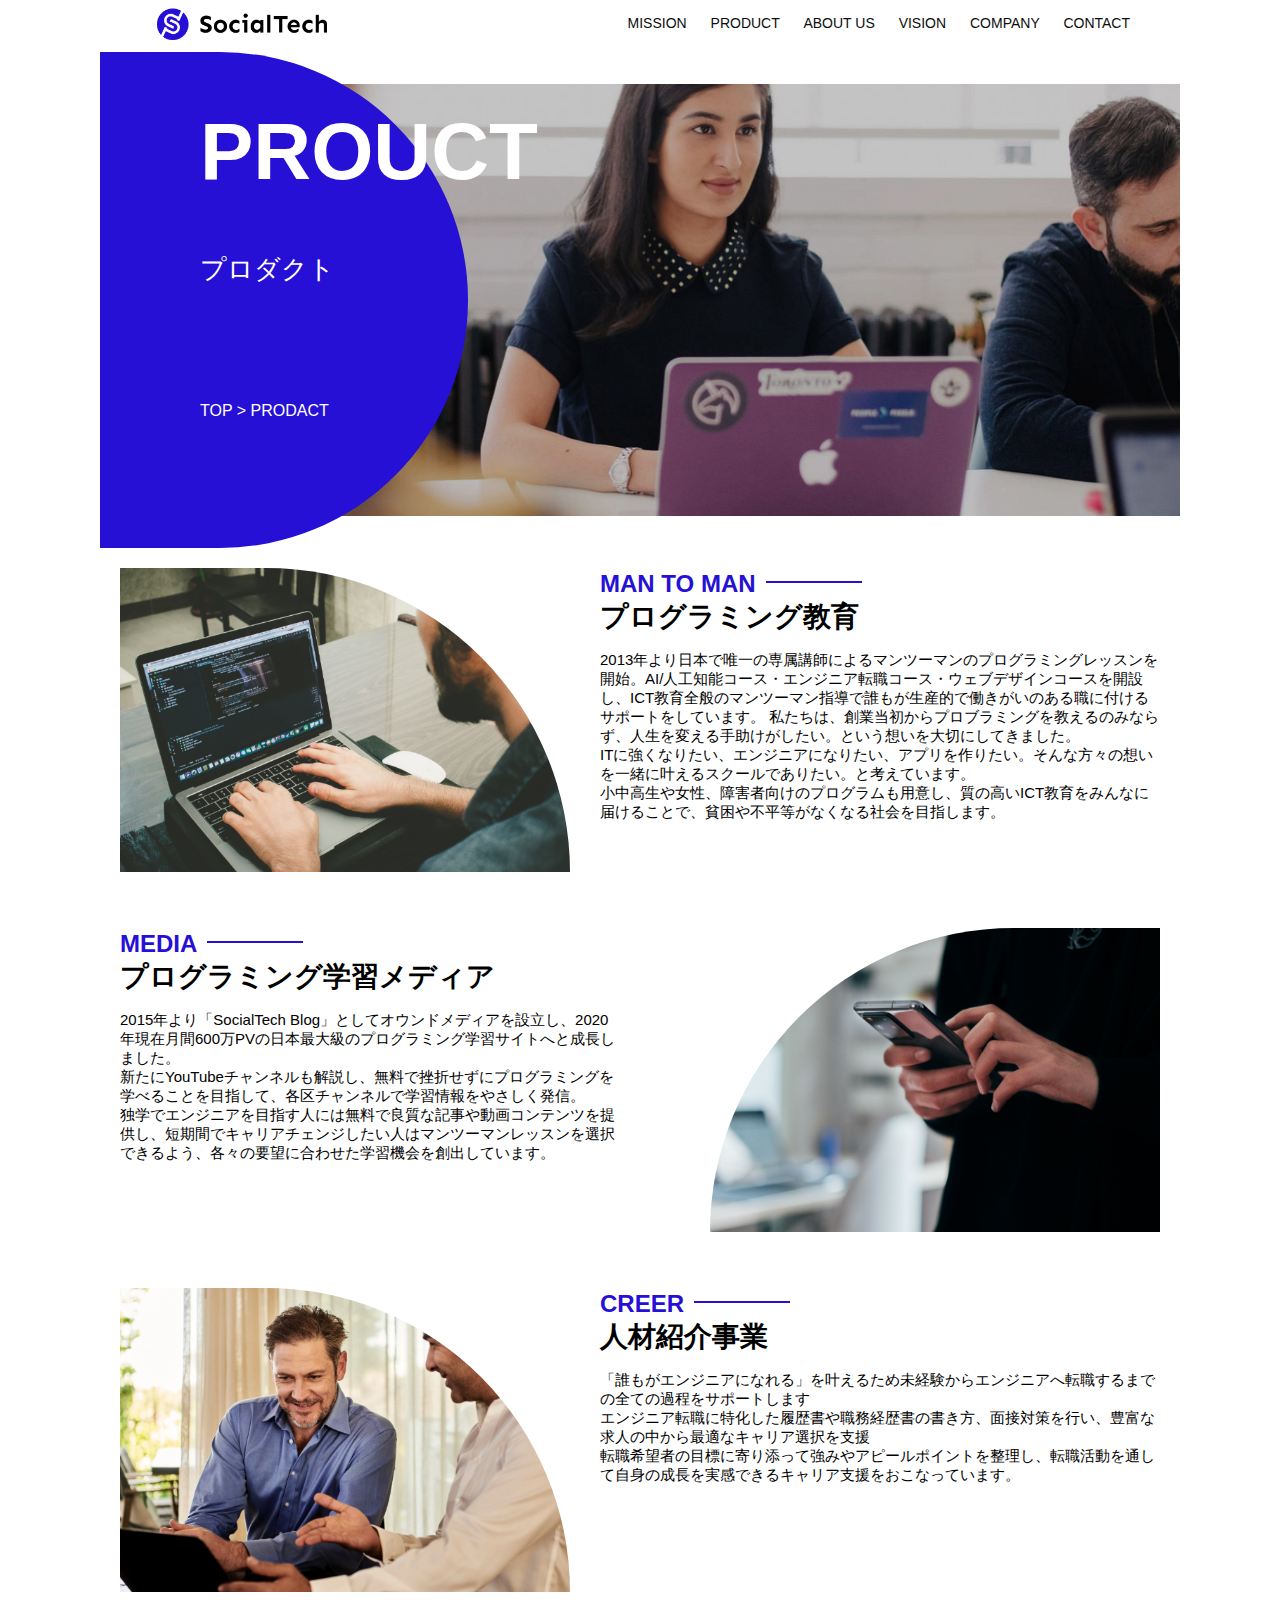
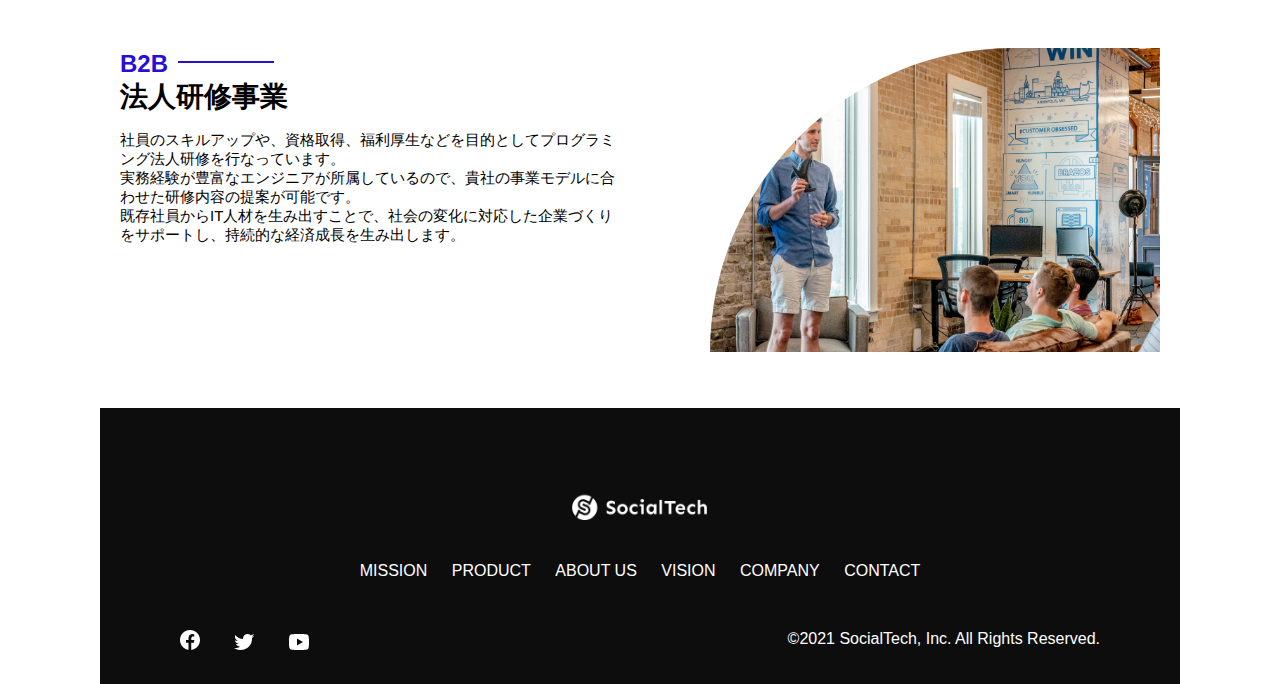
<file: product.html>
<!DOCTYPE html>
<html>
    <head>
        <title>SocialTech -PRODUCT プロダクト-</title>
        <meta charset="utf-8">
        <meta description="SocialTechの4つのプロダクトを紹介します">
        <meta name="viewport" content="width=device-width", initial-scale="1.0">
        <link rel="stylesheet" href="style.css">
    </head>
    <body> 
        <!-- ヘッダー -->
        <header>
            <!-- ロゴ -->
            <a href="index.html" id="logo"><img src="images/logo.png" alt="トップページに戻る"></a>
            <nav id="nav-pc">
                <a href="mission.html">MISSION</a>
                <a href="product.html">PRODUCT</a>
                <a href="index.html#aboutus">ABOUT US</a>
                <a href="index.html#vision">VISION</a>
                <a href="index.html#company">COMPANY</a>
                <a href="index.html#contact">CONTACT</a>
            </nav>
            <!-- スマホ用メニューボタン -->
            <img id="menu-sp" src="images/button-menu.png" alt="ナビゲーションを開く" onclick="document.getElementById('nav-sp').style.display='block'">

            <!-- スマホ用ナビゲーション -->
            <nav id="nav-sp">
                <img id="close" src="images/button-close.png" alt="ナビゲーションを閉じる" onclick="document.getElementById('nav-sp').style.display = 'none'">
                <a id="logo-sp" href="index.html" onclick="document.getElementById('nav-sp').style.display = 'none'"><img
                    src="images/logo-sp.png" alt="トップページに戻る"></a>
                <a class="menu" href="mission.html" onclick="document.getElementById('nav-sp').style.display = 'none'">MISSION</a>
                <a class="menu" href="product.html" onclick="document.getElementById('nav-sp').style.display = 'none'">PRODUCT</a>
                <a class="menu" href="index.html#aboutus" onclick="document.getElementById('nav-sp').style.display = 'none'">ABOUT
                  US</a>
                <a class="menu" href="index.html#vision"
                  onclick="document.getElementById('nav-sp').style.display = 'none'">VISION</a>
                <a class="menu" href="index.html#company"
                  onclick="document.getElementById('nav-sp').style.display = 'none'">COMPANY</a>
                <a class="menu" href="index.html#contact"
                  onclick="document.getElementById('nav-sp').style.display = 'none'">CONTACT</a>
                <div id="sns">
                  <a href="https://www.facebook.com/sejuku2013"><img src="images/button-facebook.png" alt="Facebookのリンク"></a>
                  <a href="https://twitter.com/samuraijuku"><img src="images/button-twitter.png" alt="Twitterのリンク"></a>
                  <a href="https://www.youtube.com/channel/UCCFOQO5aDK0xXam4cUQXT8g"><img src="images/button-youtube.png" alt="YouTubeのリンク"></a>
                </div>
              </nav>
        </header>
        <main>
            <article>
                <section id="product-main">
                    <div id="product-title">
                        <h1>PROUCT</h1>
                        <span>プロダクト</span>
                        <div>TOP > PRODACT</div>
                    </div>
                </section>
                <section class="product-section1">
                    <img src="images/product/product-mantoman.png" alt="PCでコードを書く男性">
                    <div>
                        <h2 class="product-h2">MAN TO MAN</h2>
                        <h3 class="product-h3">プログラミング教育</h3>
                        <p>
                            2013年より日本で唯一の専属講師によるマンツーマンのプログラミングレッスンを開始。AI/人工知能コース・エンジニア転職コース・ウェブデザインコースを開設し、ICT教育全般のマンツーマン指導で誰もが生産的で働きがいのある職に付けるサポートをしています。
                            私たちは、創業当初からプロブラミングを教えるのみならず、人生を変える手助けがしたい。という想いを大切にしてきました。<br>ITに強くなりたい、エンジニアになりたい、アプリを作りたい。そんな方々の想いを一緒に叶えるスクールでありたい。と考えています。<br>小中高生や女性、障害者向けのプログラムも用意し、質の高いICT教育をみんなに届けることで、貧困や不平等がなくなる社会を目指します。
                        </p>
                    </div>
                </section>
                <section class="product-section2">
                    <div>
                        <h2 class="product-h2">MEDIA</h2>
                        <h3 class="product-h3">プログラミング学習メディア</h3>
                        <p>2015年より「SocialTech
                            Blog」としてオウンドメディアを設立し、2020年現在月間600万PVの日本最大級のプログラミング学習サイトへと成長しました。<br>新たにYouTubeチャンネルも解説し、無料で挫折せずにプログラミングを学べることを目指して、各区チャンネルで学習情報をやさしく発信。<br>独学でエンジニアを目指す人には無料で良質な記事や動画コンテンツを提供し、短期間でキャリアチェンジしたい人はマンツーマンレッスンを選択できるよう、各々の要望に合わせた学習機会を創出しています。                            
                        </p>
                    </div>
                    <img src="images/product/product-media.png" alt="スマートフォンを操作する人">
                </section>
                <section class="product-section1">
                    <img src="images/product/product-career.png" alt="笑顔で話し合う2人の男性">
                    <div>
                        <h2 class="product-h2">CREER</h2>
                        <h3 class="product-h3">人材紹介事業</h3>
                        <p>
                            「誰もがエンジニアになれる」を叶えるため未経験からエンジニアへ転職するまでの全ての過程をサポートします<br>エンジニア転職に特化した履歴書や職務経歴書の書き方、面接対策を行い、豊富な求人の中から最適なキャリア選択を支援<br>転職希望者の目標に寄り添って強みやアピールポイントを整理し、転職活動を通して自身の成長を実感できるキャリア支援をおこなっています。<br>
                        </p>
                    </div>
                </section>
                <section class="product-section2">
                    <div>
                        <h2 class="product-h2">B2B</h2>
                        <h3 class="product-h3">法人研修事業</h3>
                        <p>
                            社員のスキルアップや、資格取得、福利厚生などを目的としてプログラミング法人研修を行なっています。<br>実務経験が豊富なエンジニアが所属しているので、貴社の事業モデルに合わせた研修内容の提案が可能です。<br>既存社員からIT人材を生み出すことで、社会の変化に対応した企業づくりをサポートし、持続的な経済成長を生み出します。
                        </p>                        
                    </div>
                    <img src="images/product/product-b2b.png" alt="講演中の男性とそれを聞く人々">
                </section>              
            </article>

            <footer>
                <div id="footer-logo">
                    <img src="images/logo-sp.png" alt="SocialTech">
                </div>
                <div id="footer-link">
                    <a href="mission.html">MISSION</a>
                    <a href="product.html">PRODUCT</a>
                    <a href="index.html#aboutus">ABOUT US</a>
                    <a href="index.html#vision">VISION</a>
                    <a href="index.html#company">COMPANY</a>
                    <a href="index.html#contact">CONTACT</a>
                </div>
                <div id="sns-footer">
                    <a href="https://www.facebook.com/sejuku2013"><img src="images/button-facebook.png" alt="Facebookのリンク"></a>
                    <a href="https://twitter.com/samuraijuku"><img src="images/button-twitter.png" alt="Twitterのリンク"></a>
                    <a href="https://www.youtube.com/channel/UCCFOQO5aDK0xXam4cUQXT8g"><img src="images/button-youtube.png" alt="YouTubeのリンク"></a>
                    <span id="copyright">&copy;2021 SocialTech, Inc. All Rights Reserved. </span>
                </div>
            </footer>
        </main>
    </body>
</html>
</file>
<file: style.css>
/* PC、スマホ共通スタイル */
body {
    font-family: "Source Sans Pro", "Hiragino KaKu Gothic ProN", Meiryo, Arial, sans-serif;
}

p {
    font-size: 15px;
}

/* 
PC用のスタイル
 */
@media screen and (min-width: 768px) { 
 /* 横幅設定 */
 body {
     max-width: 1080px;
     min-width: 960px;
     margin: 0 auto 0 auto;
 }

 /* ヘッダー */
 header {
     display: flex;
     justify-content: space-between;
     max-width: 980px;
     margin: 0 auto 0 auto;
 }

 /* ナビゲーションのレイアウト */
 #nav-pc {
    text-align: right;
    font-size: 14px;
    padding-top: 15px;
  }
  
  /* ナビゲーションのリンクの装飾設定 */
  #nav-pc > a {
    text-decoration: none;
    margin-left: 20px;
  }
  #nav-pc > a:link {
    color: #0d0d0d;
  }
  #nav-pc > a:visited {
    color: #0d0d0d;
  }
  #nav-pc > a:hover {
    color: #0d0d0d;
    text-decoration: underline;
  }
  #nav-pc > a:active {
    color: #0d0d0d;
  }

  /* スマホ用ナビを非表示 */
  #nav-sp,
  #menu-sp {
      display: none;
  }

  /* メインビジュアル */
  #main-visual {
      position: relative;
      height: 400px;
  }

  #main-message {
      position: absolute;
      top: 0;
      left: 0;
      background-color: #2710d5;
      color: #ffffff;
      border-radius: 0 0 476px 0;
      max-width: 620px;
      height: 100%;
      width: 100%;
      z-index: 11;
  }

  #main-message > h1 {
      font-size: 60px;
      font-weight: bold;
      margin: 100px 0 0 50px;
  }

  #main-message > p {
      font-size: 28px;
      margin: 0 0 0 50px;
  }

  #main-visual > img {
      max-width: 620px;
      border-radius: 476px 0 0 0;
      position: absolute;
      top: 0;
      right: 0;
      z-index: 10;
  }

  /* 見出し */
  h2 {
      margin: 40px 0 0 0 ;
  }

  h2::after {
      content: url("images/line.png");
      margin-left: 10px;
  }

  h3 {
      font-size: 27px;
  }

  /* ミッション */
  #mission {
      margin: 80px auto 80px auto;
      width: 100%;
  }

  #mission-flex {
      width: 100%;
      display: flex;
  }

  #mission-flex > div {
      width: 50%;
      margin: 20px;
  }

  #mission-photo {
      width: 100%;
  }

  #s2dgs {
      margin-top: 50px;
  }

  /* プロダクト */
  #product {
      background-color: #fafafa;
      width: 100%;
      margin: 80px 0 80px 0;
      padding: 10px 40px 0px 40px;
  }

  /* 外枠 */
  #product > div {
      margin-top: 40px;
      display: flex;
  }

  /* 左のカラム */
  #product-left {
      width: 50%;
      margin-right: 20px;
  }

  /* 右のカラム */
  #product-right {
      width: 50%;
      margin-left: 20px;
      margin-top: 80px;
  }

  /* 画像＋説明の枠 */
  #product-left > div {
      position: relative;
      height: 480px;
      margin-right: 20px;
  }
  #product-right > div {
      position: relative;
      height: 480px;
      margin-left: 20px;
  }

  /* 画像 */
  .product-photo {
      width: 100%;
  }

  /* 説明文の枠 */
  .product-explain {
      background-color: #ffffff;
      position: absolute;
      left: 0;
      top: 280px;
      margin: 0 40px 0 40px;
      padding: 20px;
      box-shadow: 5px 5px 10px rgba(0, 0, 0, 0.05);
  }

  /* 説明文の英語 */
  .product-explain > span {
      color: #2710d5;
      font-weight: bold;
      font-size: 16px;
      margin: 0%;
  }
  
  /* 説明文の見出し */
  .product-explain > h3 {
      margin: 5px 0 5px 0;
  }

  /* 「もっとみる」ボタン */
  #product-more {
      margin: 0 auto -42px auto;
  }

  /* ABOUT US */
  #aboutus {
      margin: 80px auto 80px auto;
  }

  /* ３つの組織文化と画像を入れる枠 */
  #aboutus > div {
      display: flex;
  }

  /* 画像 */
  .culture-img {
      width: 100%;
      align-self: flex--start;
  }

  .culture-img2 {
      margin-top: 50px;
      width: 100%;
  }

  /* 3つの組織文化の表 */
  .culture-table {
      max-width: 500px;
      margin-right: 50px;
  }
  /* 番号 */
  .culture-num {
      font-size: 80px;
      color: #2710d5;
      margin: 0 20px 0 0;
  }

  /* 組織文化英語 */
  .culture-en {
      color: #2710d5;
      font-weight: bold;
      font-size: 24px;
      display: block;
  }

  /* 組織文化日本語 */
  .culture-jp {
      font-size: 28px;
      font-weight: bold;
  }

  /* 説明文 */
  .culture-description {
      margin: 0;
  }

  /* ビジョン */
  #vision {
      margin: 80px auto 80px auto;
  }

  /* セクション内の外枠 */
  #vision > div {
      width: 100%;
      display: flex;
      justify-content: space-between;
      flex-wrap: wrap;
  }

  /* 7つの行動指針の枠 */
  .vision-box {
      width: 300px;
      height: 300px;
      margin-bottom: 30px;
      position: relative;
  }

  .vision-box > img {
    width: 100%;
    height: auto;
    position: absolute;
    top: 0;
    left: 0;
    z-index: 30;
  }
  
  .vision-box > span {
    position: absolute;
    top: 0;
    left: 0;
    z-index: 31;
    margin-right: 20px;
  }
  
  .vision-box > span > h4 {
    color: #2710d5;
    font-size: 24px;
    margin: 80px 0 0 0;
  }
  
  .vision-box > span > h4::first-letter {
    font-size: 40px;
  }
  
  .vision-box > span > h5 {
    font-size: 20px;
    margin: 0 0 0 0;
  }
  
  .vision-box > span > p {
    margin: 10px 0 0 0;
  }

/* 会社概要 */
#company {
    margin: 80px auto 80px auto;
}

#company-table {
    width: 100%;
}

.tableheader {
    text-align: left;
    padding: 20px;
    border-bottom-color: #2710d5;
    border-bottom-width: 1px;
    border-bottom-style: solid;
    width: 100px;
}

.tableheader-first {
    text-align: left;
    padding: 20px;
    border-bottom-color: #2710d5;
    border-bottom-width: 1px;
    border-bottom-style: solid;
    border-top-color: #2710d5;
    border-top-width: 1px;
    border-top-style: solid;
    width: 100px;
}

.cell {
    padding: 30px;
    border-bottom-color: #ececec;
    border-bottom-width: 1px;
    border-bottom-style: solid;
}

.cell-first {
    padding: 30px;
    border-bottom-color: #ececec;
    border-bottom-width: 1px;
    border-bottom-style: solid;
    border-top-color: #ececec;
    border-top-width: 1px;
    border-top-style: solid;
}

#company > iframe {
    width: 100%;
    height: 368px;
    margin-top: 40px;
}
/* お問い合わせ */
#contact {
    margin: 80px auto 80px auto;
}

/* 外枠 */
#contact > form > div {
    display: flex;
    flex-direction: row;
    flex-wrap: wrap;
    padding-bottom: 30px;
}

/* 左列の見出し */
.contact-heading {
    width: 240px;
    align-self: center;
}

/* 見出しのラベル */
.contact-label {
    width: 200px;
    font-weight: bold;
}

/* 必須 */
.contact-span {
    color: #ce2222;
    margin: 0 0 0 20px;
    font-weight: bold;
}
/* テキストボックス */
.contact-textbox {
    border-top: 0;
    border-left: 0;
    border-right: 0;
    border-bottom-width: 1px;
    border-bottom-color: #707070;
    border-bottom-style: solid;
    background-color: #fafafa;
    width: 400px;
    height: 56px;
}
/* お問い合わせ内容のテキストエリア */
.contact-textarea {
    border-top: 0;
    border-left: 0;
    border-right: 0;
    border-bottom: 1px;
    border-bottom-color: #707070;
    border-bottom-style: solid;
    background-color: #fafafa;
    width: 400px;
    height: 200px;
}
/* 個人情報の取扱い */
details {
    width: 700px;
}
details > div {
    background-color: #fafafa;
    padding: 20px;
}
details > span {
    font-weight: bold;
}
/* フッター */
footer {
    background-color: #0d0d0d;
    text-align: center;
    padding: 80px 80px 30px 80px;
}
#footer-logo {
    margin-bottom: 30px;
}
#footer-link {
    margin-bottom: 50px;
}
#footer-link > a {
    text-decoration: none;
    margin: 10px;
}
#footer-link > a:link {
    color: #ffffff;
}
#footer-link > a:visited {
    color: #ffffff;
}
#footer-link > a:hover {
    color: #ffffff;
    text-decoration: underline;
}
#footer-link > a:active {
    color: #ffffff;
}
#sns-footer {
    text-align: left;
    width: 100%;
}
#sns-footer > a {
    margin-right: 30px;
}
#copyright {
    color: #ffffff;
    text-align: right;
    float: right;
}

/* mission.html用スタイル */
     /* ミッションのメインビジュアル */
     #mission-main {
        height: 496px;
        width: 100%;
        background-image: url("images/mission/mission-main.png");
        background-repeat: no-repeat;
        background-position-y: center;
    }

    #mission-title {
        background-color: #2710d5;
        width: 368px;
        color: #ffffff;
        height: 496px;
        border-radius: 0 248px 248px 0;
        position: relative;
    }

    #mission-title > h1 {
        position: absolute;
        top: 0;
        left: 100px;
        font-size: 80px;
    }

    #mission-title > span {
        position: absolute;
        top: 200px;
        left: 100px;
        font-size: 26px;         
    }

    #mission-title > div {
        position: absolute;
        top: 350px;
        left: 100px;
        font-size: 16px;
    }

    #mission-s2dgs {
        width: 100%;
        margin: 20px;
    }

    .mission-h2 {
        color: #2710d5;
        font-size: 40px;
    }

    .mission-h2::after {
        content: none;
    }

    #mission-5goals {
        margin: 20px;
        display: flex;
    }

    #mission-5goals > div {
        flex-grow: 1;
        padding: 20px;
    }

    #mission-5goals > div > div {
        margin-bottom: 40px;
    }

    .fivegoals-image-right {
        float: right;
        margin: 20px;
    }

    .fivegoals-image-left {
        float: left;
        margin: 20px;
    }

    .fivegoals-number {
        color: #2710d5;
        font-size: 48px;
        margin: 0;
    }

    .fivegoals-h3 {
        font-size: 28px;
        font-weight: bold;
        margin: 0;
    }

    .fivegoals-p {
        margin: 0;
    }

    /* プロダクトページ */
    #product-main {
        height: 496px;
        width: 100%;
        background-image: url("images/product/product-main.png");
        background-repeat: no-repeat;
        background-position-y: center;
    }

    #product-title {
        background-color: #2710d5;
        width: 368px;
        color: #ffffff;
        height: 496px;
        border-radius: 0 248px 248px 0;
        position: relative;
    }
    #product-title > h1 {
        position: absolute;
        top: 0;
        left: 100px;
        font-size: 80px;
    }
    #product-title > span {
        position: absolute;
        top: 200px;
        left: 100px;
        font-size: 26px;
    }

    #product-title > div {
        position: absolute;
        top: 350px;
        left: 100px;
        font-size: 16px;
    }

    /* セクション1 */
    .product-section1 {
        position: relative;
        margin: 20px;
        height: 340px;
    }

    .product-section1 > img {
        position: absolute;
        top: 0;
        left: 0;
        width: 450px;
        margin: 0 40px 30px 0;
        border-radius: 0 432px 0 0;
    }

    .product-section1 > div {
        position: absolute;
        top: 0;
        left: 480px;
    }

    /* セクション2 */
    .product-section2 {
        position: relative;
        margin: 20px;
        height: 340px;
    }

    .product-section2 > img {
        position: absolute;
        top: 0;
        right: 0;
        width: 450px;
        margin: 0 0 30px 40px;
        border-radius: 432px 0 0 0;
    }

    .product-section2 > div {
        width: 500px;
        position: absolute;
        top: 0;
        left: 0;
    }

    .product-h2 {
        color: #2710d5;
        font-size: 24px;
        margin: 0;
    }

    .product-h3 {
        font-size: 28px;
        margin: 0;
    }


}
/*
 スマートフォン用のスタイル 
 */
 @media screen and (max-width: 767px) {
     body {
         min-width: 375px;
         margin: 0;
     }

     /* PC用ナビゲーション非表示 */
     #nav-pc {
         display: none;
     }

     /* ハンバーガーメニュー */
     #menu-sp {
         float: right;
         padding: 0;
     }
     /* スマホ用ナビゲーションの表示切替 */
     /* 初期状態、レイアウトと非表示設定 */
     #nav-sp {
         background-color: #2710d5;
         position: absolute;
         left: 0;
         top: 0;
         height: 100%;
         width: 100%;
         display: none;
         z-index: 100;
     }

     /* ×ボタン */
     #close {
         position: absolute;
         top: 20px;
         right: 20px;
     }

     /* ナビゲーションメニュー用ロゴ */
     #logo-sp {
         margin: 80px 0 30px 20px;
     }
     /* ナビゲーションのリンクの装飾設定 */
     #nav-sp > a {
         display: block;
     }
     #nav-sp > a:link {
         color: #ffffff;
     }
     #nav-sp > a:visited {
         color: #ffffff;
     }
     #nav-sp > a:hover {
         color: #ffffff;
         text-decoration: underline;
     }
     #nav-sp > a:active {
         color: #ffffff;
     }
     #nav-sp > .menu {
         text-decoration: none;
         display: block;
         margin: 0 20px 0 20px;
         height: 44px;
         font-size: 16px;
         background-image: url("images/arrow.png");
         background-repeat: no-repeat;
         background-position: right top;
     }
     #sns {
         position: absolute;
         bottom: 20px;
         left: 20px;
     }
     #sns > a {
         margin-right: 30px;
     }
     /* メインビジュアル */
     #main-visual {
         position: relative;
         height: 470px;
         width: 100%;
         overflow: hidden;
     }
     #main-visual > div {
         position: absolute;
         top: 0;
         left: 0;
         background-color: #2710d5;
         color: white;
         border-radius: 0 0 476px 0;
         text-align: center;
         height: 280px;
         width: 100%;
         z-index: 11;
     }

     #main-visual > div > h1 {
         font-size: 28px;
         margin: 90px 0 0 0;
     }

     #main-visual > div > p {
         margin: 0;
     }

     #main-visual > img {
         width: 100%;
         border-radius: 476px 0 0 0;
         z-index: 10;
         position: absolute;
         bottom: 0;
         right: 0;
     }
     /* 見出し */
     h2::after {
         content: url("images/line.png");
         margin-left: 10px;
     }

     h3 {
         font-size: 24px;
         margin: 10px 0 0 0;
     }

     /* ミッション */
     #mission {
         margin: 20px;
     }
     #mission-photo {
         width: 100%;
     }

     #s2dgs {
         width: 100%;
     }

     /* プロダクト */
     #product {
         background-color: #fafafa;
         padding-top: 10px;
     }

     #product h2 {
         margin-left: 20px;
     }

     /* プロダクト */
     #product {
         background-color: #fafafa;
         padding-top: 10px;
     }

     #product h2 {
         margin-left: 20px;
     }

     /* 外枠 */
     /* 左右のカラム　スマホでは縦並び */
     #product-left,
     #product-right {
         margin-right: 20px;
         margin-left: 20px;
     }

     /* 画像＋説明の枠 */
     #product-left > div,
     #product-right > div {
         position: relative;
         height: 540px;
     }

     /* 説明文の枠 */
     .product-explain {
         background-color: #ffffff;
         position: absolute;
         left: 0;
         bottom: 50px;
         padding: 20px;
         box-shadow: 100% 10px rgba(0, 0, 0, 0.05);
     }

     .product-explain > span {
         color: #2710d5;
         font-weight: bold;
         font-size: 16px;
         margin: 0px;
     }

     .product-explain > h3 {
         margin: 10px 0 10px 0;
     }

     /* 画像 */
     .product-photo {
         width: 100%;
     }

     #product-more > img {
         margin: 0 0 -42px 20px;
     }

     /* ABIUT US */
     #aboutus {
         margin: 80px 20px 80px 20px;
     }

     #aboutus > div {
         display: flex;
         flex-direction: column;
     }

     .culture-table {
         width: 100%;
         padding-right: 20px;
         order: 2;
     }

     .culture-img {
         width: 100%;
         order: 1;
     }

     .culture-img2 {
         width: 100%;
     }
     .culture-num {
         font-size: 80px;
         color: #2710d5;
     }

     .culture-en {
         color: #2710d5;
         font-weight: bold;
         font-size: 24px;
         display: block;
     }

     .culture-jp {
         display: block;
     }

     .culture-description {
         margin: 0;
     }

     /* ビジョン */
     #vision {
         margin: 80px 20px 80px 20px;
     }

     .vision-box {
         width: 300px;
         height: 300px;
         margin-bottom: 30px;
         position: relative;
     }

     .vision-box > img {
         width: 100%;
         height: auto;
         position: absolute;
         top: 0;
         left: 0;
         z-index: 30;
     }

     .vision-box > span {
         position: absolute;
         top: 0;
         left: 0;
         z-index: 31;
         margin-right: 20px;
     }

     .vision-box > span > h4 {
         color: #2710d5;
         font-size: 24px;
         margin: 60px 0 0 0;
     }

     .vision-box > span > h5 {
         font-size: 20px;
         margin: 0 0 0 0;
     }

     .vision-box > span > p {
         margin: 10px 0 0 0;
     }

     /* 会社概要 */
     #company {
         margin: 0 20px 0 20px;
     }

     #companyu > h3 {
         margin-bottom: 20px;
     }

     #company > table {
         width: 100%;
     }

     .tableheader-first {
         text-align: left;
         padding: left;
         border-bottom-color: #2710d5;
         border-bottom-width: 1px;
         border-bottom-style: solid;
         border-top-color: #2710d5;
         border-top-width: 1px;
         border-top-style: solid;
         width: 50px;
     }
     .tableheader {
         text-align: left;
         padding: left;
         border-bottom-color: #2710d5;
         border-bottom-width: 1px;
         border-bottom-style: solid;
         width: 50px;
     }

     .cell {
         padding: 20px;
         border-bottom-color: #ececec;
         border-bottom-width: 1px;
         border-bottom-style: solid;         
     }
     .cell-first {
         padding: 20px;
         border-bottom-color: #ececec;
         border-bottom-width: 1px;
         border-bottom-style: solid;
         border-top-color: #ececec;
         border-top-width: 1px;
         border-top-style: solid;
     }
     #company > iframe {
         width: 100%;
         height: 240px;
         margin: 40px 0 0 0;
     }

     /* お問い合わせ */
     #contact {
         margin: 80px 20px 80px 20px;
     }
     #contact > h3 {
         margin-bottom: 20px;
     }
     #contact > form > div {
         margin-bottom: 20px;
     }
     .contact-heading {
         margin-bottom: 20px;
     }
     /* ラベル */
     .contact-label {
         width: 200px;
         font-size: bold;
     }

     /* 必須 */
     .contact-span {
         color: #ce2222;
         margin: 0 0 0 20px;
         font-weight: bold;
     }

     .contact-textbox {
         height: 56px;
         border-top: 0;
         border-left: 0;
         border-right: 0;
         background-color: #fafafa;
         border-bottom-color: #707070;
         border-bottom-width: 1px;
         border-style: solid;
         min-width: 300px;
         width: 100%;
     }
     .contact-textarea {
         height: 150px;
         border-top: 0;
         border-left: 0;
         border-right: 0;
         background-color: #fafafa;
         width: 100%;
     }

     .radiobutton {
         margin-bottom: 20px;
     }

     .radiobutton + label::after {
         content: "\A";
         white-space: pre;
     }

     /* フッター */
     footer {
         background-color: #0d0d0d;
         padding: 30px 20px 50px 20px;
     }

     #footer-logo {
         margin-bottom: 30px;
     }

     #footer-link {
         margin-bottom: 50px;         
     }
     #footer-link > a {
         text-decoration: none;
         margin: 0 20px 30px 0;
         display: block;
         background-image: url("images/arrow.png");
         background-repeat: no-repeat;
         background-position: right top;
     }
     #footer-link > a:link {
         color: #ffffff;
     }
     #footer-link > a:visited {
         color: #ffffff;
     }
     #footer-link > a:hover {
         color: #ffffff;
         text-decoration: underline;
     }
     #footer-link > a:active {
         color: #ffffff;
     }
     #sns-footer {
         display: block;
         width: 100%;
     }
     #sns-footer > a {
         margin-right: 30px;
     }
     #copyright {
         font-size: 12px;
         display: block;
         margin-top: 30px;
         color: #ffffff;
     }

     /* mission.html用スタイル */
     /* ミッションのメインビジュアル */
     #mission-main {
         height: 256px;
         width: 100%;
         background-image: url("images/mission/mission-main.png");
         background-repeat: no-repeat;
         background-position-y: center;
         background-size: auto 208px;
     }

     #mission-title {
         background-color: #2710d5;
         width: 136px;
         color: #ffffff;
         height: 256px;
         border-radius: 0 248px 248px 0;
         position: relative;
     }
     #mission-title > h1 {
         position: absolute;
         top: 0;
         left: 20px;
         font-size: 40px;
     }
     #mission-title > span {
         position: absolute;
         top: 110px;
         left: 20px;
         font-size: 10px;
     }
     #mission-title > div {
         position: absolute;
         top: 180px;
         left: 20px;
         font-size: 13px;
     }

     /* ミッションページ　52DGSの設定 */
     #mission-s2dgs {
         margin: 20px;
     }

     .mission-h2 {
         color: #2710d5;
         font-size: 38px;
         margin: 0px;
     }

     .mission-h2::after {
         content: none;
     }

     /* ミッションページ5Goalsの設定 */
     #mission-s2dgs > img {
         width: 100%;
     }
     #mission-5goals {
         margin: 20px;
     }
     #mission-5goals > div > div {
         margin-bottom: 40px;
     }
     #s2dgs-image {
         width: 100%;
     }
     .fivegoals-image-right {
         margin: 20px auto 20px auto;
         display: block;
     }
     .fivegoals-image-left {
         margin: 20px auto 20px auto;
         display: block;
     }
     .fivegoals-number {
         color: #2710d5;
         font-size: 48px;
         margin: 0;
     }

     .fivegoals-h3 {
         font-size: 28px;
         margin: 0;
     }

     .fivegoals-p {
         margin: 0;
     }

     /* プロダクトページ */
     #product-main {
         height: 256px;
         width: 100%;
         background-image: url("images/product/product-main.png");
         background-repeat: no-repeat;
         background-position-y: center;
         background-size: auto 208px;
     }
     #product-title {
         background-color: #2710d5;
         width: 136px;
         color: #ffffff;
         height: 256px;
         border-radius: 0 248px 248px 0;
         position: relative;
     }
     #product-title > h1 {
         position: absolute;
         top: 0;
         left: 20px;
         font: 40px;
     }
     #product-title > span {
         position: absolute;
         top: 110px;
         left: 20px;
         font-size: 18px;
     }
     #product-title > div {
         position: absolute;
         top: 180px;
         left: 20px;
         font-size: 13px;
     }

     .product-section1 {
         margin: 20px;
     }

     .product-section1 > img {
         width: 100%;
         border-radius: 0 300px 0 0;
     }

     .product-section2 {
         margin: 20px;
         display: flex;
         flex-direction: column;
     }

     .product-section2 > img {
         order: 1;
         width: 100%;
         border-radius: 300px 0 0 0;
     }

     .product-section2 > div {
         order: 2;
     }

     .product-h2 {
         color: #2710d5;
         font-size: 24px;
         margin: 0;
     }

     .product-h3 {
         font-size: 28px;
         margin: 0;
     }

     
     


     




 }
</file>
